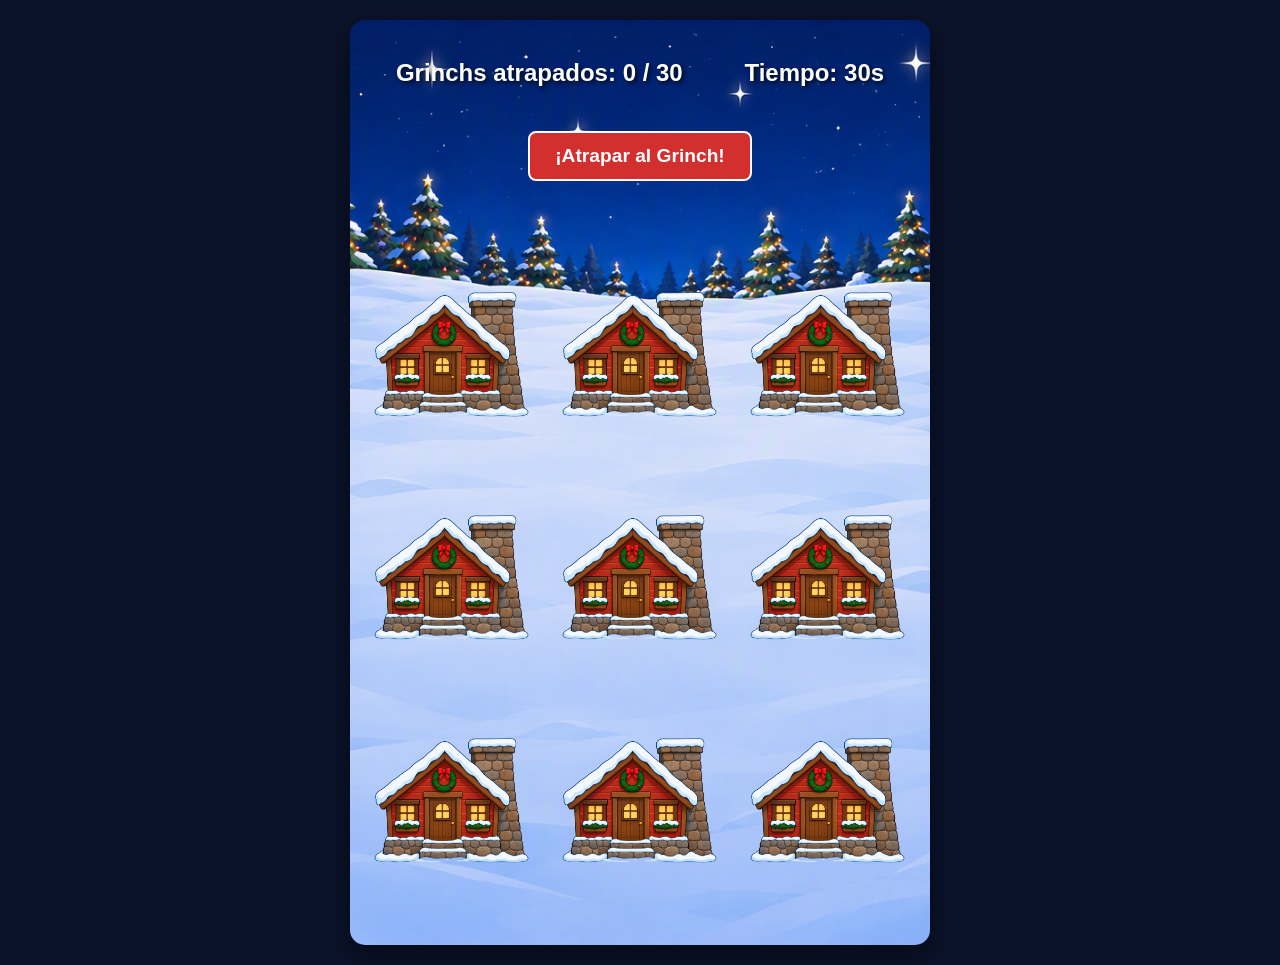
<file: atrapa-al-grinch/index.html>
<!DOCTYPE html>
<html lang="es">
<head>
    <meta charset="UTF-8">
    <meta name="viewport" content="width=device-width, initial-scale=1.0">
    <title>Atrapa al Grinch - Bloqcode</title>
    <!-- Enlace a la hoja de estilos -->
    <link rel="stylesheet" href="css/style.css">
</head>
<body>

    <div id="juego-grinch-contenedor">
        <div id="marcador">
            <p>Grinchs atrapados: <span id="puntuacion">0</span> / 30</p>
            <p>Tiempo: <span id="tiempo">30</span>s</p>
        </div>
        
        <button id="btn-iniciar" onclick="iniciarJuego()">¡Atrapar al Grinch!</button>

        <div id="tablero">
            <!-- Celda 1 -->
            <div class="celda">
                <img src="img/grinch.png" class="grinch" data-normal="img/grinch.png" data-golpeado="img/grinch-golpeado.png" alt="Grinch">
                <img src="img/casa.png" class="casa" alt="Casa">
            </div>
            
            <!-- Celda 2 -->
            <div class="celda">
                <img src="img/grinch.png" class="grinch" data-normal="img/grinch.png" data-golpeado="img/grinch-golpeado.png" alt="Grinch">
                <img src="img/casa.png" class="casa" alt="Casa">
            </div>
            
            <!-- Celda 3 -->
            <div class="celda">
                <img src="img/grinch.png" class="grinch" data-normal="img/grinch.png" data-golpeado="img/grinch-golpeado.png" alt="Grinch">
                <img src="img/casa.png" class="casa" alt="Casa">
            </div>
            
            <!-- Celda 4 -->
            <div class="celda">
                <img src="img/grinch.png" class="grinch" data-normal="img/grinch.png" data-golpeado="img/grinch-golpeado.png" alt="Grinch">
                <img src="img/casa.png" class="casa" alt="Casa">
            </div>
            
            <!-- Celda 5 -->
            <div class="celda">
                <img src="img/grinch.png" class="grinch" data-normal="img/grinch.png" data-golpeado="img/grinch-golpeado.png" alt="Grinch">
                <img src="img/casa.png" class="casa" alt="Casa">
            </div>
            
            <!-- Celda 6 -->
            <div class="celda">
                <img src="img/grinch.png" class="grinch" data-normal="img/grinch.png" data-golpeado="img/grinch-golpeado.png" alt="Grinch">
                <img src="img/casa.png" class="casa" alt="Casa">
            </div>
            
            <!-- Celda 7 -->
            <div class="celda">
                <img src="img/grinch.png" class="grinch" data-normal="img/grinch.png" data-golpeado="img/grinch-golpeado.png" alt="Grinch">
                <img src="img/casa.png" class="casa" alt="Casa">
            </div>
            
            <!-- Celda 8 -->
            <div class="celda">
                <img src="img/grinch.png" class="grinch" data-normal="img/grinch.png" data-golpeado="img/grinch-golpeado.png" alt="Grinch">
                <img src="img/casa.png" class="casa" alt="Casa">
            </div>
            
            <!-- Celda 9 -->
            <div class="celda">
                <img src="img/grinch.png" class="grinch" data-normal="img/grinch.png" data-golpeado="img/grinch-golpeado.png" alt="Grinch">
                <img src="img/casa.png" class="casa" alt="Casa">
            </div>
        </div>
    </div>

    <!-- Enlace al archivo de lógica Vanilla JS -->
    <script src="js/script.js"></script>
</body>
</html>
</file>
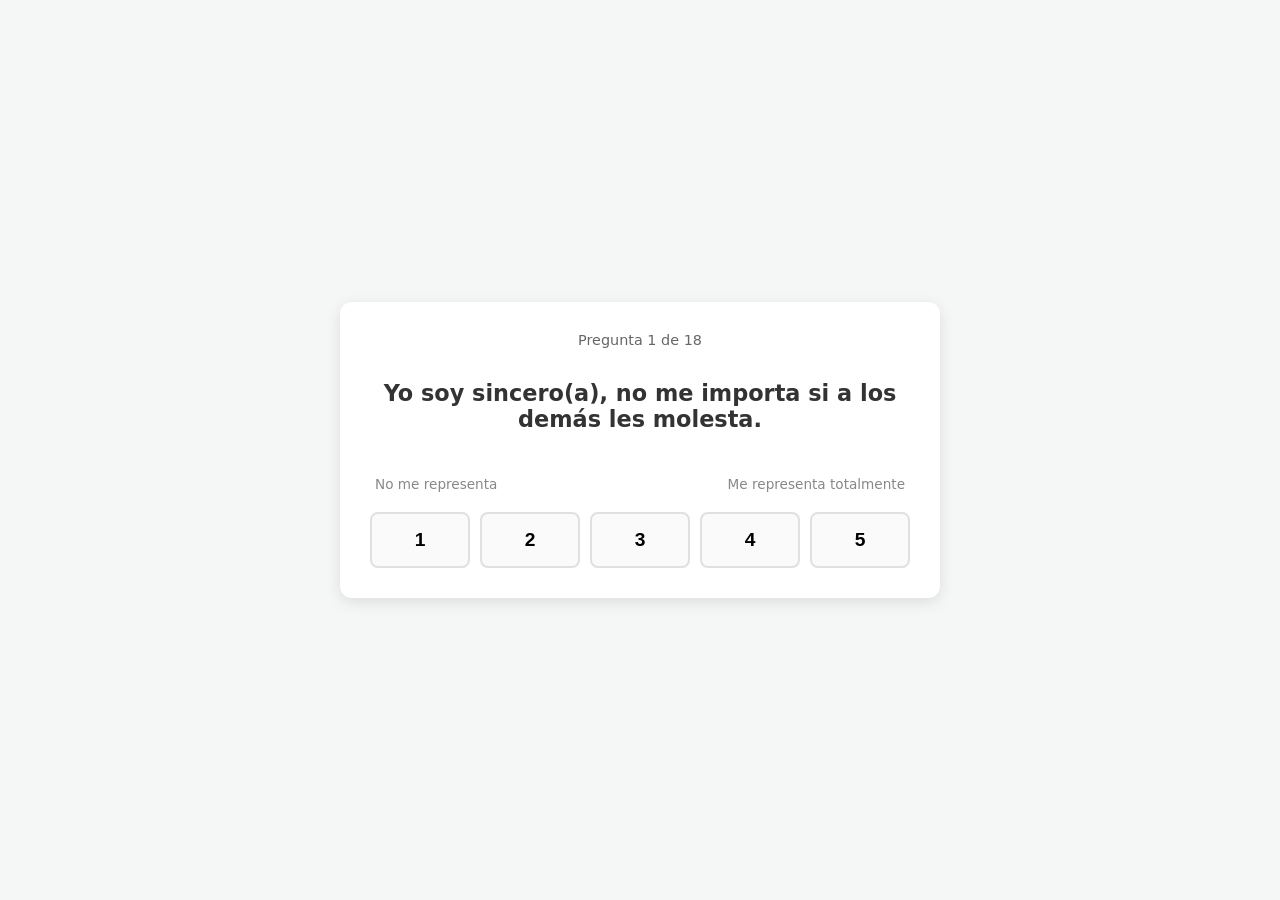
<file: medidor-de-toxicidad/index.html>
<!DOCTYPE html>
<html lang="es">
<head>
    <meta charset="UTF-8">
    <meta name="viewport" content="width=device-width, initial-scale=1.0">
    <title>Test de Toxicidad | Bloqcode</title>

    <meta property="og:title" content="Test de Toxicidad | Bloqcode">
    <meta property="og:description" content="Descubre tu arquetipo con este divertido test. ¿Eres un Chernobyl Emocional, un Mártir de Tiempo Completo o un Buda de Barrio?">
    <meta property="og:image" content="https://bloqcode.cl/imagen-preview.jpg">
    <meta property="og:url" content="https://bloqcode.cl/medidor-de-toxicidad/">
    <meta property="og:type" content="website">

    <style>
        body {
            background-color: #f4f7f6;
            margin: 0;
            padding: 0;
            display: flex;
            justify-content: center;
            align-items: center;
            min-height: 100vh;
        }
        
        .test-container {
            width: 100%;
            max-width: 600px;
            margin: 20px;
            padding: 30px;
            background: #ffffff;
            border-radius: 12px;
            box-shadow: 0 4px 15px rgba(0,0,0,0.1);
            font-family: system-ui, -apple-system, sans-serif;
            text-align: center;
            box-sizing: border-box;
        }
        
        .progreso {
            font-size: 0.9em;
            color: #666;
            margin-bottom: 15px;
        }
        
        .pregunta {
            font-size: 1.4em;
            color: #333;
            min-height: 80px;
            margin-bottom: 30px;
            display: flex;
            align-items: center;
            justify-content: center;
        }
        
        .escala-container {
            display: flex;
            flex-direction: column;
            gap: 15px;
        }

        .etiquetas-rango {
            display: flex;
            justify-content: space-between;
            font-size: 0.85em;
            color: #888;
            padding: 0 5px;
            margin-bottom: 5px;
        }
        
        .botones-escala {
            display: flex;
            justify-content: space-between;
            gap: 10px;
        }
        
        .btn-escala {
            flex: 1;
            padding: 15px 0;
            font-size: 1.2em;
            font-weight: bold;
            border: 2px solid #e0e0e0;
            border-radius: 8px;
            background: #fafafa;
            cursor: pointer;
            transition: all 0.2s ease;
        }
        
        .btn-escala:hover, .btn-escala:active {
            background: #007bff;
            color: white;
            border-color: #007bff;
        }
        
        .frase-destacada {
            font-size: 1.2em;
            font-style: italic;
            color: #555;
            margin: 20px 0;
            padding: 15px;
            background: #f9f9f9;
            border-left: 4px solid #007bff;
        }
        
        .acciones {
            display: flex;
            flex-direction: column;
            gap: 10px;
            margin-top: 30px;
        }
        
        .btn-primario, .btn-secundario {
            padding: 12px;
            border: none;
            border-radius: 8px;
            font-size: 1.1em;
            cursor: pointer;
            font-weight: bold;
            transition: background 0.2s ease;
        }
        
        .btn-primario { background: #007bff; color: white; }
        .btn-primario:hover { background: #0056b3; }
        .btn-secundario { background: #e0e0e0; color: #333; }
        .btn-secundario:hover { background: #cccccc; }
        
        .oculto { display: none !important; }
    </style>
</head>
<body>

    <div class="test-container" id="app-container">
        
        <!-- PANTALLA DEL TEST -->
        <div id="pantalla-test">
            <div class="progreso">Pregunta <span id="contador">1</span> de 18</div>
            <h2 id="texto-pregunta" class="pregunta">Cargando pregunta...</h2>
            
            <div class="escala-container">
                <div class="etiquetas-rango">
                    <span>No me representa</span>
                    <span>Me representa totalmente</span>
                </div>
                <div class="botones-escala" id="botones-escala">
                    <button class="btn-escala" data-valor="1">1</button>
                    <button class="btn-escala" data-valor="2">2</button>
                    <button class="btn-escala" data-valor="3">3</button>
                    <button class="btn-escala" data-valor="4">4</button>
                    <button class="btn-escala" data-valor="5">5</button>
                </div>
            </div>
        </div> 
        <!-- FIN PANTALLA TEST -->

        <!-- PANTALLA DE RESULTADOS -->
        <div id="pantalla-resultado" class="oculto">
            <h3>Tu resultado es:</h3>
            <h1 id="arquetipo-titulo">Arquetipo</h1>
            <p id="frase-personalizada" class="frase-destacada">Frase</p>
            
            <div class="acciones">
                <button id="btn-compartir" class="btn-primario">Compartir mi resultado</button>
                <button id="btn-volver" class="btn-secundario">Volver a Bloqcode</button>
            </div>
        </div>
        <!-- FIN PANTALLA RESULTADOS -->

    </div>

    <script>
        const bancoToxicas = [
            { id: "q1", cat: "toxicas", texto: "Me molesta mucho que la gente no actúe de la forma que me gusta." },
            { id: "q2", cat: "toxicas", texto: "Trato de demostrar mi malestar con el fin de que los demás hagan lo que quiero." },
            { id: "q3", cat: "toxicas", texto: "Yo soy así, así me tienen que querer." },
            { id: "q4", cat: "toxicas", texto: "Yo soy sincero(a), no me importa si a los demás les molesta." },
            { id: "q5", cat: "toxicas", texto: "Mi pareja me debe respeto." },
            { id: "q6", cat: "toxicas", texto: "A mi nadie me viene a tratar de enseñar." }
        ];

        const bancoComplacientes = [
            { id: "q1", cat: "complacientes", texto: "Trato de adaptarme a cualquier persona para agradar." },
            { id: "q2", cat: "complacientes", texto: "Nunca expreso mi molestia para no incomodar." },
            { id: "q3", cat: "complacientes", texto: "Siento que no merezco mucho." },
            { id: "q4", cat: "complacientes", texto: "No creo que mi opinión sea importante." },
            { id: "q5", cat: "complacientes", texto: "Me gusta que mi pareja decida por mí." },
            { id: "q6", cat: "complacientes", texto: "No sé si tengo mucho que aportar a los demás." }
        ];

        const bancoSanas = [
            { id: "q1", cat: "sanas", texto: "Si alguien actúa mal, me molesta." },
            { id: "q2", cat: "sanas", texto: "Es importante demostrar la molestia con asertividad." },
            { id: "q3", cat: "sanas", texto: "La autenticidad no tiene porque ser poco respetuosa." },
            { id: "q4", cat: "sanas", texto: "Digo lo que pienso, pero busco la forma adecuada de hacerlo para no herir." },
            { id: "q5", cat: "sanas", texto: "Que sea mi pareja, no significa que sea de mi propiedad." },
            { id: "q6", cat: "sanas", texto: "Siempre se puede aprender algo nuevo." }
        ];

        const resultadosData = {
            toxicas: {
                arquetipo: "Chernobyl Emocional ☢️",
                frases: {
                    q1: "Parece que te encanta andar paqueando a medio mundo. ¡Relájate y suelta las riendas un rato!",
                    q2: "Tu técnica de amurrarte o hacer show para conseguir lo que quieres es digna de teleserie. Quizás es hora de usar las palabras.",
                    q3: "El clásico 'yo soy así y qué'. Cuidado, que hasta las piedras se pulen. ¡No te quedes pegado en esa!",
                    q4: "Cuidado con tirar la pachotada y escudarte en que 'eres sincero'. Un filtrito de vez en cuando no le hace mal a nadie.",
                    q5: "El respeto es clave, pero recuerda que se gana todos los días, no se exige como si fueras el dueño del fundo.",
                    q6: "¡Atención, llegó el que se las sabe todas! Bajar el moño un rato y escuchar al resto no te va a quitar el carnet."
                }
            },
            complacientes: {
                arquetipo: "Mártir de Tiempo Completo 🏳️",
                frases: {
                    q1: "Te mimetizas tanto para caer bien que un día se te va a olvidar quién eres. ¡Atrévete a desentonar, no pasa naipe!",
                    q2: "Te tragas tanto las rabias que un día vas a explotar como olla a presión. ¡Di lo que te molesta, el mundo no se va a acabar!",
                    q3: "Alerta de baja autoestima. Mereces mucho más de lo que te estás creyendo. ¡Ponte las pilas y súbete el pelo!",
                    q4: "Tu opinión vale oro, pero si te quedas piola siempre, nadie se va a enterar. ¡Sácale volumen a tu voz!",
                    q5: "Dejar que elijan qué ver en Netflix salva, pero que decidan por ti en todo... ¡toma las riendas de tu vida, poh!",
                    q6: "Tienes caleta que aportar, pero andas todo achunchado. ¡Es hora de creerte el cuento y mostrar lo que vales!"
                }
            },
            sanas: {
                arquetipo: "Buda de Barrio 🧘",
                frases: {
                    q1: "Sabes cachar al vuelo lo que está mal sin armar un escándalo. ¡Bien ahí marcando la cancha!",
                    q2: "Expresas tus molestias sin dejar la escoba. Eres el adulto funcional que todos queremos ser cuando grandes.",
                    q3: "Logras ser tú mismo sin pasar a llevar al resto en el proceso. Una verdadera joyita en peligro de extinción.",
                    q4: "Tienes el superpoder de decir verdades incómodas sin sonar como un plomo. ¡Porfa da clases de tu técnica!",
                    q5: "Entiendes que el amor no es andar asfixiando al otro. Tu pareja y tú pueden respirar en paz sin dramas.",
                    q6: "No eres nada cerrado de mate y siempre estás dispuesto a cachar cosas nuevas. ¡Sigue con esas ganas de aprender!"
                }
            }
        };

        function mezclarArray(array) {
            return array.sort(() => Math.random() - 0.5);
        }

        let testFinal = [];
        let t = mezclarArray([...bancoToxicas]);
        let c = mezclarArray([...bancoComplacientes]);
        let s = mezclarArray([...bancoSanas]);

        for (let i = 0; i < 6; i++) {
            testFinal.push(t[i], c[i], s[i]);
        }

        let indiceActual = 0;
        let puntajes = { toxicas: 0, complacientes: 0, sanas: 0 };
        let registroRespuestas = { toxicas: [], complacientes: [], sanas: [] };
        let procesandoClick = false;

        const elPregunta = document.getElementById('texto-pregunta');
        const elContador = document.getElementById('contador');
        const pantallaTest = document.getElementById('pantalla-test');
        const pantallaResultado = document.getElementById('pantalla-resultado');

        function cargarPregunta() {
            elContador.innerText = indiceActual + 1;
            elPregunta.innerText = testFinal[indiceActual].texto;
            procesandoClick = false;
        }

        document.querySelectorAll('.btn-escala').forEach(boton => {
            boton.addEventListener('click', (e) => {
                if (procesandoClick) return;
                procesandoClick = true;

                const valor = parseInt(e.currentTarget.getAttribute('data-valor'));
                const preguntaActual = testFinal[indiceActual];
                
                puntajes[preguntaActual.cat] += valor;
                
                registroRespuestas[preguntaActual.cat].push({
                    id: preguntaActual.id,
                    valor: valor
                });

                indiceActual++;
                
                if (indiceActual < testFinal.length) {
                    cargarPregunta();
                } else {
                    mostrarResultados();
                }
            });
        });

        function mostrarResultados() {
            pantallaTest.classList.add('oculto');
            pantallaResultado.classList.remove('oculto');

            let categoriaGanadora = Object.keys(puntajes).reduce((a, b) => puntajes[a] > puntajes[b] ? a : b);
            
            let respuestasCatGanadora = registroRespuestas[categoriaGanadora] || [];
            let respuestaTop = respuestasCatGanadora.length > 0 
                ? respuestasCatGanadora.reduce((a, b) => a.valor >= b.valor ? a : b) 
                : { id: "q1" }; 
            
            const dataArquetipo = resultadosData[categoriaGanadora].arquetipo;
            const fraseElegida = resultadosData[categoriaGanadora].frases[respuestaTop.id];

            document.getElementById('arquetipo-titulo').innerText = dataArquetipo;
            document.getElementById('frase-personalizada').innerText = fraseElegida;
            
            window.arquetipoParaCompartir = dataArquetipo;
        }

        document.getElementById('btn-volver').addEventListener('click', () => {
            window.location.href = 'https://bloqcode.cl';
        });

        document.getElementById('btn-compartir').addEventListener('click', async () => {
            const textoResultado = `¡Saqué '${window.arquetipoParaCompartir}' en el test de toxicidad de Bloqcode! ☢️ Descubre tu resultado aquí:`;
            const urlTest = window.location.href;

            if (navigator.share) {
                try {
                    await navigator.share({
                        title: 'Test de Toxicidad',
                        text: textoResultado,
                        url: urlTest
                    });
                    return;
                } catch (error) {
                    console.log('Fallo al compartir nativo');
                }
            }
            
            try {
                await navigator.clipboard.writeText(`${textoResultado} ${urlTest}`);
                alert('¡Resultado copiado al portapapeles! Listo para pegar.');
            } catch (err) {
                const textArea = document.createElement("textarea");
                textArea.value = `${textoResultado} ${urlTest}`;
                document.body.appendChild(textArea);
                textArea.select();
                document.execCommand("Copy");
                textArea.remove();
                alert('¡Resultado copiado al portapapeles! Listo para pegar.');
            }
        });

        cargarPregunta();
    </script>
</body>
</html>
</file>
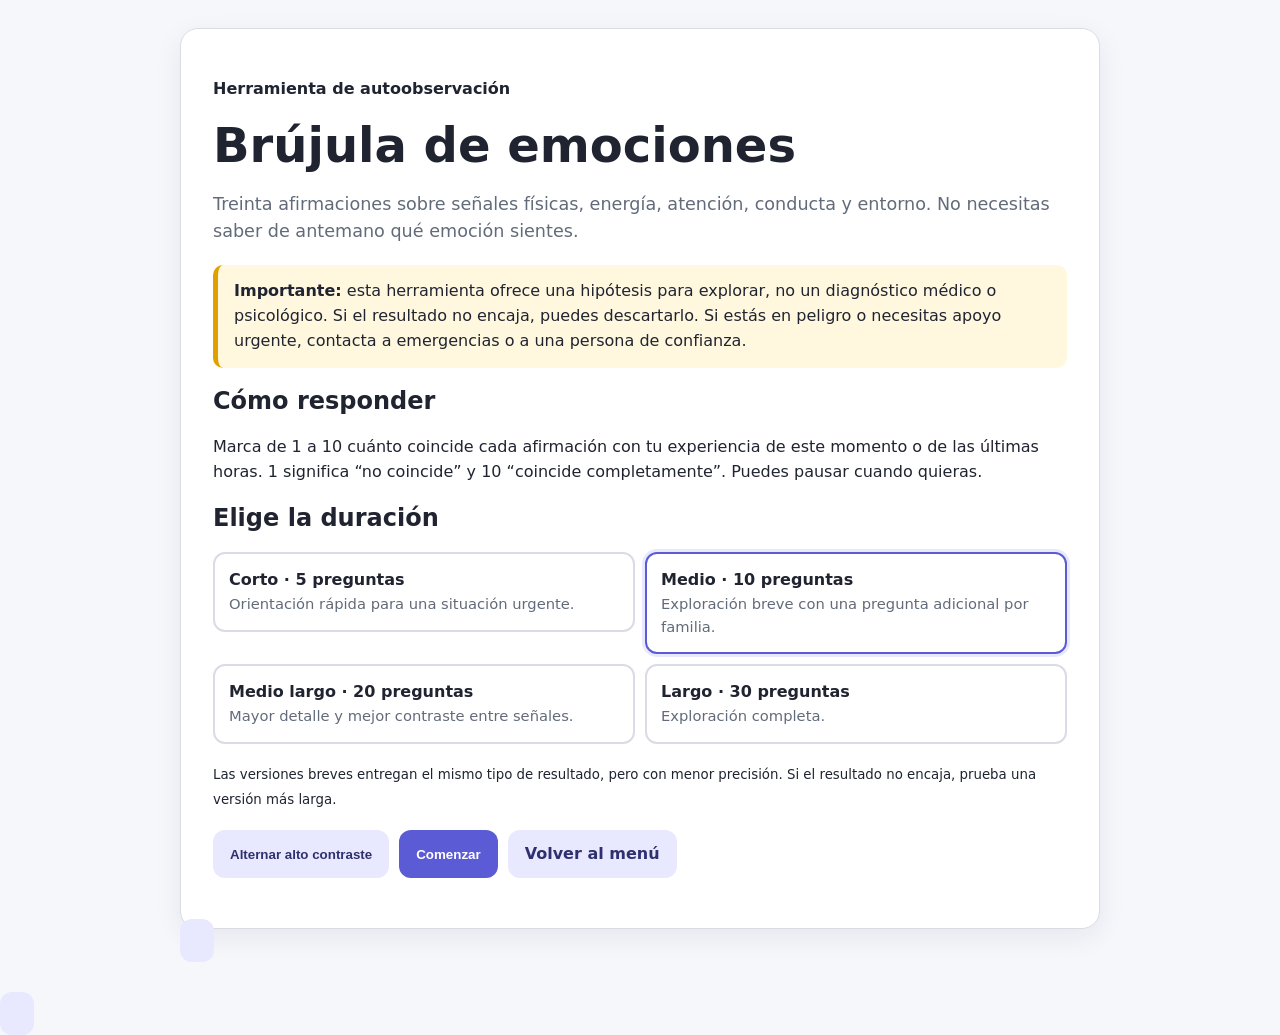
<file: emociones/brujula-de-emociones.html>
<!DOCTYPE html>
<html lang="es">
<head>
<meta charset="UTF-8">
<meta name="viewport" content="width=device-width, initial-scale=1.0">
<title>Brújula de emociones</title>
<style>
:root{--bg:#f6f7fb;--card:#fff;--text:#202431;--muted:#626b7a;--primary:#5b5bd6;--accent:#e8e8ff;--border:#d9dce5;--focus:#ffb000;--ok:#286b4c}
*{box-sizing:border-box}body{margin:0;font-family:system-ui,-apple-system,"Segoe UI",sans-serif;background:var(--bg);color:var(--text);line-height:1.55}.wrap{width:min(920px,calc(100% - 28px));margin:auto;padding:28px 0 48px}.card{background:var(--card);border:1px solid var(--border);border-radius:18px;padding:clamp(18px,4vw,32px);box-shadow:0 8px 28px rgba(28,35,60,.07)}h1,h2,h3{line-height:1.15}h1{font-size:clamp(2rem,5vw,3rem);margin:.2em 0}.lead{font-size:1.1rem;color:var(--muted)}.notice{background:#fff8df;border-left:5px solid #e0a000;padding:14px 16px;border-radius:10px;margin:20px 0}.duration{display:grid;grid-template-columns:repeat(2,minmax(0,1fr));gap:10px;margin:18px 0}.duration input{position:absolute;opacity:0}.duration label{display:block;border:2px solid var(--border);border-radius:12px;padding:14px;cursor:pointer;background:var(--card)}.duration input:checked+label{border-color:var(--primary);box-shadow:0 0 0 3px var(--accent)}.duration strong,.duration span{display:block}.duration span{color:var(--muted);font-size:.92rem}.toolbar{display:flex;gap:10px;flex-wrap:wrap;margin:18px 0}.btn{border:0;border-radius:12px;padding:12px 17px;font-weight:700;cursor:pointer;background:var(--primary);color:#fff;text-decoration:none;text-align:center}.btn.secondary{background:var(--accent);color:#30306f}.btn:focus-visible,input:focus-visible{outline:4px solid var(--focus);outline-offset:3px}.progress-shell{height:14px;background:#e8eaf0;border-radius:999px;overflow:hidden}.progress{height:100%;width:0;background:var(--primary);transition:width .2s}.status{display:flex;justify-content:space-between;gap:12px;color:var(--muted);margin:8px 0 22px}.question{border:0;padding:0;margin:0}.question legend{font-weight:750;font-size:clamp(1.25rem,3vw,1.55rem);margin-bottom:18px}.scale{display:grid;grid-template-columns:repeat(10,1fr);gap:7px}.choice{position:relative}.choice input{position:absolute;opacity:0}.choice label{display:grid;place-items:center;min-height:48px;border:2px solid var(--border);border-radius:10px;cursor:pointer;font-weight:700;background:#fff}.choice input:checked+label{background:var(--primary);border-color:var(--primary);color:#fff}.anchors{display:flex;justify-content:space-between;color:var(--muted);font-size:.92rem;margin-top:8px}.nav{display:flex;justify-content:space-between;gap:12px;margin-top:26px}.hidden{display:none!important}.result-head{display:flex;gap:16px;align-items:center}.dot{width:64px;height:64px;border-radius:50%;flex:none}.path{background:var(--accent);padding:14px 16px;border-radius:12px;font-weight:700}.bars{display:grid;gap:12px;margin:22px 0}.bar-label{display:flex;justify-content:space-between}.bar-track{height:12px;background:#e7e9ef;border-radius:999px;overflow:hidden}.bar-fill{height:100%;border-radius:999px}.reflection{background:#eef8f1;border-left:5px solid var(--ok);padding:15px;border-radius:10px}.error{color:#a51d2d;font-weight:700;min-height:1.5em}.contrast{--bg:#000;--card:#111;--text:#fff;--muted:#e5e5e5;--primary:#ffe45c;--accent:#242424;--border:#777;--focus:#20e2ff}.contrast .btn{color:#000}.contrast .btn.secondary{color:#fff}.contrast .choice label{background:#111}@media(max-width:620px){.duration{grid-template-columns:1fr}.scale{grid-template-columns:repeat(5,1fr)}.result-head{align-items:flex-start}}@media(prefers-reduced-motion:reduce){*{scroll-behavior:auto!important;transition:none!important}}
</style>
</head>
<body>
<main class="wrap">
<section id="intro" class="card">
<p><strong>Herramienta de autoobservación</strong></p><h1>Brújula de emociones</h1>
<p class="lead">Treinta afirmaciones sobre señales físicas, energía, atención, conducta y entorno. No necesitas saber de antemano qué emoción sientes.</p>
<div class="notice"><strong>Importante:</strong> esta herramienta ofrece una hipótesis para explorar, no un diagnóstico médico o psicológico. Si el resultado no encaja, puedes descartarlo. Si estás en peligro o necesitas apoyo urgente, contacta a emergencias o a una persona de confianza.</div>
<h2>Cómo responder</h2><p>Marca de 1 a 10 cuánto coincide cada afirmación con tu experiencia de este momento o de las últimas horas. 1 significa “no coincide” y 10 “coincide completamente”. Puedes pausar cuando quieras.</p>
<h2>Elige la duración</h2>
<div class="duration" role="radiogroup" aria-label="Duración del test">
<div><input type="radio" name="duration" id="d5" value="5"><label for="d5"><strong>Corto · 5 preguntas</strong><span>Orientación rápida para una situación urgente.</span></label></div>
<div><input type="radio" name="duration" id="d10" value="10" checked><label for="d10"><strong>Medio · 10 preguntas</strong><span>Exploración breve con una pregunta adicional por familia.</span></label></div>
<div><input type="radio" name="duration" id="d20" value="20"><label for="d20"><strong>Medio largo · 20 preguntas</strong><span>Mayor detalle y mejor contraste entre señales.</span></label></div>
<div><input type="radio" name="duration" id="d30" value="30"><label for="d30"><strong>Largo · 30 preguntas</strong><span>Exploración completa.</span></label></div>
</div>
<p><small>Las versiones breves entregan el mismo tipo de resultado, pero con menor precisión. Si el resultado no encaja, prueba una versión más larga.</small></p>
<div class="toolbar"><button class="btn secondary" id="contrastBtn" type="button">Alternar alto contraste</button><button class="btn" id="startBtn" type="button">Comenzar</button><a href="index.html" class="btn secondary">Volver al menú</a></div>
</section>
<section id="test" class="card hidden" aria-labelledby="qTitle">
<div class="progress-shell" aria-hidden="true"><div id="progress" class="progress"></div></div><div class="status"><span id="counter"></span><span id="answered"></span></div>
<form id="form"><fieldset class="question"><legend id="qTitle"></legend><div id="scale" class="scale"></div><div class="anchors"><span>1 · No coincide</span><span>10 · Coincide completamente</span></div></fieldset><p id="error" class="error" role="alert"></p><div class="nav"><button id="prevBtn" class="btn secondary" type="button">Anterior</button><button id="nextBtn" class="btn" type="button">Siguiente</button></div></form>
</section>
<section id="result" class="card hidden" aria-live="polite"><div class="result-head"><div id="resultDot" class="dot"></div><div><p>Resultado orientativo</p><h2 id="emotion"></h2></div></div><p id="path" class="path"></p><p id="description" class="lead"></p><div class="reflection"><strong>Para comprobar si encaja:</strong><p id="check"></p></div><h3>Familias emocionales detectadas</h3><div id="bars" class="bars"></div>

<!-- Feedback Form Bloqcode -->
<hr style="border:0; border-top:1px solid var(--border); margin: 30px 0;">
<h3>¿Qué te pareció el test?</h3>
<p class="lead" style="font-size: 0.95rem;">Tu retroalimentación nos ayuda a mejorar esta herramienta (Opcional)</p>
<form id="feedback-form" style="margin-top: 15px;">
    <div style="margin-bottom: 15px;">
        <div style="display: flex; justify-content: space-between; align-items: center;">
            <label style="font-weight: 700;">Calificación general</label>
            <span id="val-rating" style="font-weight: 700; color: #ffb000;">5 ★</span>
        </div>
        <input type="range" id="feedback-rating" min="1" max="5" value="5" style="width: 100%; margin-top: 10px; cursor: pointer;" oninput="document.getElementById('val-rating').innerText = this.value + ' ★'">
    </div>
    <div style="margin-bottom: 15px;">
        <label style="font-weight: 700; display: block; margin-bottom: 8px;">Comentarios o sugerencias</label>
        <textarea id="feedback-text" rows="3" style="width: 100%; border: 2px solid var(--border); border-radius: 10px; padding: 10px; font-family: inherit; resize: vertical; background: var(--bg); color: var(--text);"></textarea>
    </div>
    <button type="submit" class="btn" style="width: 100%;">Enviar opinión</button>
</form>
<div id="feedback-success" class="reflection hidden" style="margin-top: 15px; text-align: center;">
    <strong>¡Gracias por tus comentarios!</strong>
    <p style="margin: 5px 0 0 0;">Hemos registrado tu respuesta.</p>
</div>
<!-- Fin Feedback -->

<div class="toolbar" style="margin-top: 30px;"><button class="btn secondary" id="printBtn" type="button">Imprimir resultado</button><button class="btn" id="restartBtn" type="button">Repetir test</button><a href="index.html" class="btn secondary">Volver al menú/a></div><p><small>Los resultados se calculan únicamente en tu navegador. Esta página no envía ni guarda tus respuestas.</small></p></section>
</main>
<script>
(()=>{
const questions=[
["Mi respiración está más rápida o corta de lo habitual.",{"miedo":2,"ira":1}],
["Siento presión, nudo o peso en el pecho, garganta o estómago.",{"miedo":2,"tristeza":1}],
["Mis músculos están tensos, especialmente mandíbula, hombros o manos.",{"ira":2,"miedo":1}],
["Tengo ganas de moverme, caminar o hacer algo de inmediato.",{"alegria":1,"ira":2}],
["Mi cuerpo se siente pesado y comenzar tareas requiere más esfuerzo.",{"tristeza":2,"calma":1}],
["Busco menos ruido, luz, conversación o contacto de lo habitual.",{"miedo":1,"tristeza":1,"calma":1}],
["Estoy revisando varias veces si algo puede salir mal.",{"miedo":3}],
["Me cuesta apartar la atención de un error, injusticia u obstáculo.",{"ira":2,"tristeza":1}],
["Quiero corregir, reclamar o poner un límite.",{"ira":3}],
["Me dan ganas de alejarme, esconderme o evitar una situación.",{"miedo":2,"asco":1}],
["Algo me resulta invasivo, desagradable o difícil de tolerar.",{"asco":3}],
["Quiero limpiar, retirar o separar algo de mi espacio.",{"asco":3}],
["Una información o cambio rompió lo que esperaba que ocurriera.",{"sorpresa":3}],
["Necesito detenerme para entender qué está pasando.",{"sorpresa":2,"miedo":1}],
["Mi atención salta hacia detalles nuevos o inesperados.",{"sorpresa":2,"alegria":1}],
["Tengo más energía y las tareas parecen más posibles.",{"alegria":3}],
["Quiero acercarme, compartir, crear o explorar.",{"alegria":3}],
["Noto ganas espontáneas de sonreír, hablar o moverme.",{"alegria":3}],
["Mi respiración está estable y puedo estar sin apurarme.",{"calma":3}],
["Puedo notar el entorno sin sentir que debo reaccionar enseguida.",{"calma":3}],
["Siento espacio mental para ordenar ideas paso a paso.",{"calma":3}],
["Estoy pensando en algo que perdí, terminó o no ocurrió.",{"tristeza":3}],
["Tengo menos interés en actividades que normalmente elijo.",{"tristeza":3}],
["Busco apoyo, cercanía o compañía tranquila.",{"tristeza":2,"miedo":1}],
["Estoy anticipando una posibilidad positiva y quiero que ocurra.",{"alegria":2,"sorpresa":1}],
["Hay algo que no comprendo y sigo comparando explicaciones.",{"sorpresa":2,"miedo":1}],
["Una regla, límite o valor importante para mí fue vulnerado.",{"ira":3}],
["Siento rechazo ante una conducta, idea, olor, textura o situación.",{"asco":3}],
["Prefiero observar antes de decidir qué hacer.",{"calma":2,"sorpresa":1}],
["Aunque hay dificultad, puedo imaginar que algo mejore.",{"alegria":2,"calma":1}]
];
const outcomes={
alegria:{label:"Esperanza",mid:"Alegría · optimismo",desc:"Podría haber una orientación positiva hacia el futuro: percibes una posibilidad de mejora y cierta energía para acercarte a ella.",check:"¿Hay una posibilidad concreta que deseas cuidar o hacer avanzar?",color:"#e39a22"},
tristeza:{label:"Desaliento",mid:"Tristeza · vulnerabilidad",desc:"Podría haber una disminución de energía vinculada con una pérdida, una dificultad o algo que no ocurrió como necesitabas.",check:"¿Tu cuerpo pide reducir exigencias, descansar o recibir apoyo sin tener que explicar demasiado?",color:"#9a6173"},
ira:{label:"Frustración",mid:"Ira · agitación",desc:"Podrías estar encontrando un obstáculo, límite vulnerado o situación que requiere cambio. La energía parece orientada a actuar o corregir.",check:"¿Existe un obstáculo específico o un límite que necesitas expresar de forma segura?",color:"#a04d62"},
miedo:{label:"Inquietud",mid:"Miedo · preocupación",desc:"Tu organismo podría estar anticipando riesgo o incertidumbre. La atención parece buscar señales y posibles problemas.",check:"¿Ayudaría identificar qué dato falta, qué es controlable y cuál sería un paso pequeño de seguridad?",color:"#3d6e72"},
asco:{label:"Rechazo",mid:"Asco · aversión",desc:"Podría existir una necesidad de distancia frente a algo percibido como invasivo, desagradable o incompatible con tus límites.",check:"¿Hay un estímulo, conducta o situación de la que necesitas tomar distancia?",color:"#7e8b45"},
sorpresa:{label:"Perplejidad",mid:"Sorpresa · confusión",desc:"Algo parece no encajar con tus expectativas. Tu atención está intentando reorganizar información antes de responder.",check:"¿Qué parte es nueva o contradictoria, y qué información te permitiría comprenderla mejor?",color:"#df7d32"},
calma:{label:"Tranquilidad",mid:"Calma · equilibrio",desc:"Hay señales de regulación y disponibilidad mental. Podrías contar con espacio para observar, ordenar o elegir sin urgencia.",check:"¿Qué condiciones del entorno están ayudando y conviene mantener?",color:"#537f7b"}
};
const sets={
5:[0,4,10,12,15],
10:[0,2,4,6,10,12,15,18,21,27],
20:[0,1,2,4,6,7,8,10,11,12,13,15,16,18,19,21,22,24,26,27],
30:Array.from({length:30},(_,i)=>i)
};
let activeQuestions=[],i=0,answers=[]; const $=s=>document.querySelector(s);
function show(id){["intro","test","result"].forEach(x=>$("#"+x).classList.toggle("hidden",x!==id));window.scrollTo({top:0,behavior:"smooth"})}
function render(){const [text]=activeQuestions[i];$("#qTitle").textContent=text;$("#counter").textContent=`Pregunta ${i+1} de ${activeQuestions.length}`;$("#answered").textContent=`${answers.filter(v=>v!==null).length} respondidas`;$("#progress").style.width=`${(i/activeQuestions.length)*100}%`;$("#scale").innerHTML=Array.from({length:10},(_,k)=>{const v=k+1;return `<div class="choice"><input type="radio" name="score" id="s${v}" value="${v}" ${answers[i]===v?'checked':''}><label for="s${v}">${v}</label></div>`}).join("");$("#prevBtn").disabled=i===0;$("#nextBtn").textContent=i===activeQuestions.length-1?"Ver resultado":"Siguiente";$("#error").textContent=""}
function calculate(){const scores=Object.fromEntries(Object.keys(outcomes).map(k=>[k,0]));const max=Object.fromEntries(Object.keys(outcomes).map(k=>[k,0]));activeQuestions.forEach((q,idx)=>{Object.entries(q[1]).forEach(([k,w])=>{scores[k]+=answers[idx]*w;max[k]+=10*w})});const pct=Object.fromEntries(Object.keys(scores).map(k=>[k,max[k] ? Math.round(100*scores[k]/max[k]) : 0]));const ranked=Object.keys(pct).sort((a,b)=>pct[b]-pct[a]);const top=ranked[0],o=outcomes[top];$("#emotion").textContent=o.label;$("#path").textContent=`Señales observadas → ${o.mid} → ${o.label}`;$("#description").textContent=o.desc;$("#check").textContent=o.check;$("#resultDot").style.background=o.color;$("#bars").innerHTML=ranked.map(k=>`<div><div class="bar-label"><span>${outcomes[k].mid.split(' · ')[0]}</span><strong>${pct[k]}%</strong></div><div class="bar-track"><div class="bar-fill" style="width:${pct[k]}%;background:${outcomes[k].color}"></div></div></div>`).join('');show("result")}
$("#startBtn").addEventListener("click",()=>{const n=Number(document.querySelector('input[name="duration"]:checked').value);activeQuestions=sets[n].map(idx=>questions[idx]);answers=Array(activeQuestions.length).fill(null);i=0;show("test");render()});$("#contrastBtn").addEventListener("click",()=>document.body.classList.toggle("contrast"));$("#scale").addEventListener("change",e=>{answers[i]=Number(e.target.value);$("#answered").textContent=`${answers.filter(v=>v!==null).length} respondidas`;$("#error").textContent=""});$("#prevBtn").addEventListener("click",()=>{if(i>0){i--;render()}});$("#nextBtn").addEventListener("click",()=>{if(answers[i]===null){$("#error").textContent="Selecciona un número antes de continuar.";return}if(i<activeQuestions.length-1){i++;render()}else calculate()});$("#restartBtn").addEventListener("click",()=>{i=0;activeQuestions=[];answers=[];show("intro")});$("#printBtn").addEventListener("click",()=>window.print());

// Integración Formulario Feedback
$("#feedback-form").addEventListener("submit", function(e) {
    e.preventDefault();
    const rating = $("#feedback-rating").value;
    const comments = $("#feedback-text").value;
    const scriptURL = 'https://script.google.com/macros/s/AKfycbzK90UAGYVDJKo3g0aq-PqeK2LEZUJnkCeIM-1RjLCaZanLVvtXyG_9xoRkiDEiL8pI6w/exec';
    
    const btn = this.querySelector('button[type="submit"]');
    const originalText = btn.textContent;
    btn.textContent = 'Enviando...';
    btn.disabled = true;

    fetch(scriptURL, {
        method: 'POST',
        body: JSON.stringify({
            calificacion: rating,
            comentario: comments,
            test: 'Brújula emocional'
        }),
        headers: { 'Content-Type': 'text/plain;charset=utf-8' }
    })
    .then(r => r.json())
    .then(data => {
        this.classList.add('hidden');
        $("#feedback-success").classList.remove('hidden');
        btn.textContent = originalText;
        btn.disabled = false;
    })
    .catch(error => {
        btn.textContent = 'Error. Intenta de nuevo';
        btn.disabled = false;
    });
});

})();
</script>
</body>
</html>
</file>
<file: atrapa-al-grinch/css/style.css>
/* Reseteo básico y configuración del fondo */
body {
  margin: 0;
  padding: 0;
  background-color: #0b132b; /* Color de respaldo oscuro */
}

#juego-grinch-contenedor {
  max-width: 550px; 
  margin: 20px auto;
  text-align: center;
  font-family: sans-serif;
  background-image: url('../img/fondo.png'); 
  background-size: cover;
  background-position: bottom;
  
  /* Modifica esta línea: Arriba, Derecha, Abajo (aumentado), Izquierda */
  padding: 15px 15px 80px 15px; 
  
  border-radius: 15px;
  color: white; 
  box-shadow: 0 10px 30px rgba(0,0,0,0.5);
}
#marcador {
  display: flex;
  justify-content: space-around;
  font-size: 1.5rem;
  font-weight: bold;
  margin-bottom: 20px;
  text-shadow: 2px 2px 4px rgba(0,0,0,0.8); /* Para que el texto resalte sobre las estrellas */
}

#btn-iniciar {
  padding: 12px 25px;
  font-size: 1.2rem;
  font-weight: bold;
  background-color: #d32f2f;
  color: white;
  border: 2px solid #fff;
  border-radius: 8px;
  cursor: pointer;
  margin-bottom: 30px;
  transition: transform 0.1s, background-color 0.2s;
}

#btn-iniciar:hover {
  background-color: #b71c1c;
}

#btn-iniciar:active {
  transform: scale(0.95);
}

/* La Cuadrícula */
#tablero {
  display: grid;
  grid-template-columns: repeat(3, 1fr);
  gap: 15px;
}

.celda {
  position: relative;
  /* Cambiamos la proporción para que sea un poco más alta que ancha */
  aspect-ratio: 1 / 1.2; 
  overflow: hidden; 
}

.casa {
  width: 90%; /* Achicamos la casa para que no ocupe todo el ancho/alto */
  position: absolute;
  bottom: 0;
  left: 5%; /* La centramos horizontalmente */
  z-index: 2;
  pointer-events: none;
  /* opacity: 0.5; <--- DESCOMENTA ESTO TEMPORALMENTE PARA VER AL GRINCH */
}

.grinch {
  width: 28%; /* Quizás haya que achicarlo para que entre en el tubo nuevo */
  position: absolute;
  bottom: 60%; /* Sube este valor para que nazca justo en la boca de la chimenea */
  right: 13%; /* Ajusta la izquierda/derecha para centrarlo en la chimenea */
  z-index: 1;
  transform: translateY(150%); 
  transition: transform 0.2s ease-out;
  cursor: pointer;
}

/* Clases dinámicas manejadas por JS */
.grinch.arriba {
  transform: translateY(0); /* Sube a su posición original */
}

.grinch.golpeado {
  pointer-events: none; /* Evita que le hagan doble clic mientras baja */
}
</file>
